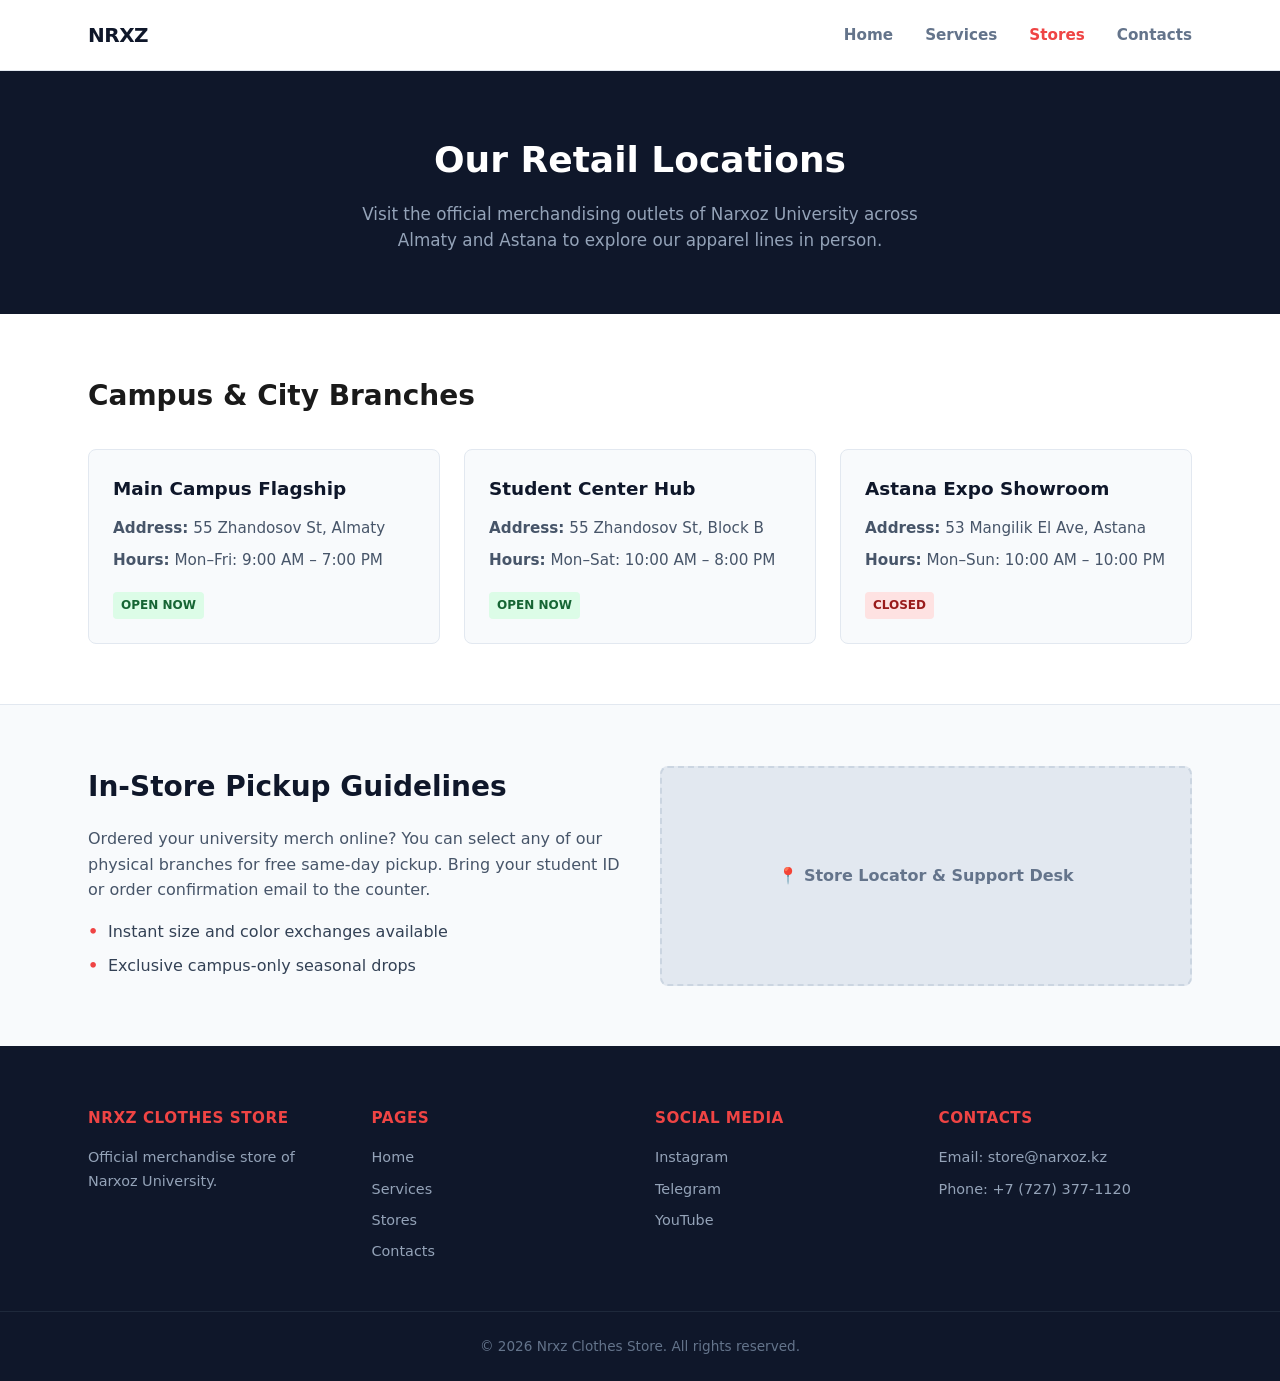
<file: index.html>
<!DOCTYPE html>
<html lang="en">
<head>
    <meta charset="UTF-8">
    <meta name="viewport" content="width=device-width, initial-scale=1.0">
    <title>Stores - Nrxz Clothes Store</title>
    <link rel="stylesheet" href="styles.css">
</head>
<body>

    <!-- HEADER -->
    <header class="site-header">
        <div class="site-header__inner">
            <a href="index.html" class="logo">NRXZ</a>
            
            <!-- Навигационное меню -->
            <nav aria-label="Main" class="nav-menu" id="navMenu">
                <ul>
                    <li><a href="index.html">Home</a></li>
                    <li><a href="services.html">Services</a></li>
                    <li><a href="stores.html" class="active">Stores</a></li>
                    <li><a href="contacts.html">Contacts</a></li>
                </ul>
            </nav>

            <!-- Кнопка бургер-меню для мобильных устройств -->
            <button class="burger-menu" id="burgerBtn" aria-label="Toggle menu">
                <span></span>
                <span></span>
                <span></span>
            </button>
        </div>
    </header>

    <!-- MAIN CONTENT -->
    <main>
        <!-- Секция 1 -->
        <section class="store-intro-section">
            <div class="container">
                <h2>Our Retail Locations</h2>
                <p>Visit the official merchandising outlets of Narxoz University across Almaty and Astana to explore our apparel lines in person.</p>
            </div>
        </section>

        <!-- Секция 2 -->
        <section class="store-branches-section">
            <div class="container">
                <h3>Campus & City Branches</h3>
                
                <div class="branches-grid">
                    <article class="branch-card">
                        <header>
                            <h4>Main Campus Flagship</h4>
                        </header>
                        <div class="branch-card__body">
                            <p><strong>Address:</strong> 55 Zhandosov St, Almaty</p>
                            <p><strong>Hours:</strong> Mon–Fri: 9:00 AM – 7:00 PM</p>
                            <span class="status-badge open">Open Now</span>
                        </div>
                    </article>

                    <article class="branch-card">
                        <header>
                            <h4>Student Center Hub</h4>
                        </header>
                        <div class="branch-card__body">
                            <p><strong>Address:</strong> 55 Zhandosov St, Block B</p>
                            <p><strong>Hours:</strong> Mon–Sat: 10:00 AM – 8:00 PM</p>
                            <span class="status-badge open">Open Now</span>
                        </div>
                    </article>

                    <article class="branch-card">
                        <header>
                            <h4>Astana Expo Showroom</h4>
                        </header>
                        <div class="branch-card__body">
                            <p><strong>Address:</strong> 53 Mangilik El Ave, Astana</p>
                            <p><strong>Hours:</strong> Mon–Sun: 10:00 AM – 10:00 PM</p>
                            <span class="status-badge closed">Closed</span>
                        </div>
                    </article>
                </div>
            </div>
        </section>

        <!-- Секция 3 -->
        <section class="pickup-info-section">
            <div class="container pickup-split">
                <div class="pickup-text-block">
                    <h3>In-Store Pickup Guidelines</h3>
                    <p>Ordered your university merch online? You can select any of our physical branches for free same-day pickup. Bring your student ID or order confirmation email to the counter.</p>
                    <ul>
                        <li>Instant size and color exchanges available</li>
                        <li>Exclusive campus-only seasonal drops</li>
                    </ul>
                </div>
                <div class="pickup-visual-block">
                    <div class="visual-box">
                        <p>📍 Store Locator & Support Desk</p>
                    </div>
                </div>
            </div>
        </section>
    </main>

    <!-- FOOTER -->
    <footer class="site-footer">
        <div class="container footer-grid">
            <div class="footer-col">
                <h5>Nrxz Clothes Store</h5>
                <p>Official merchandise store of Narxoz University.</p>
            </div>
            <div class="footer-col">
                <h5>Pages</h5>
                <ul>
                    <li><a href="index.html">Home</a></li>
                    <li><a href="services.html">Services</a></li>
                    <li><a href="stores.html">Stores</a></li>
                    <li><a href="contacts.html">Contacts</a></li>
                </ul>
            </div>
            <div class="footer-col">
                <h5>Social Media</h5>
                <ul>
                    <li><a href="#">Instagram</a></li>
                    <li><a href="#">Telegram</a></li>
                    <li><a href="#">YouTube</a></li>
                </ul>
            </div>
            <div class="footer-col">
                <h5>Contacts</h5>
                <p>Email: store@narxoz.kz</p>
                <p>Phone: +7 (727) 377-1120</p>
            </div>
        </div>
        <div class="footer-bottom">
            <p>&copy; 2026 Nrxz Clothes Store. All rights reserved.</p>
        </div>
    </footer>

    <!-- Простой JS для открытия мобильного меню -->
    <script>
        const burgerBtn = document.getElementById('burgerBtn');
        const navMenu = document.getElementById('navMenu');

        burgerBtn.addEventListener('click', () => {
            navMenu.classList.toggle('active');
        });
    </script>
</body>
</html>
</file>
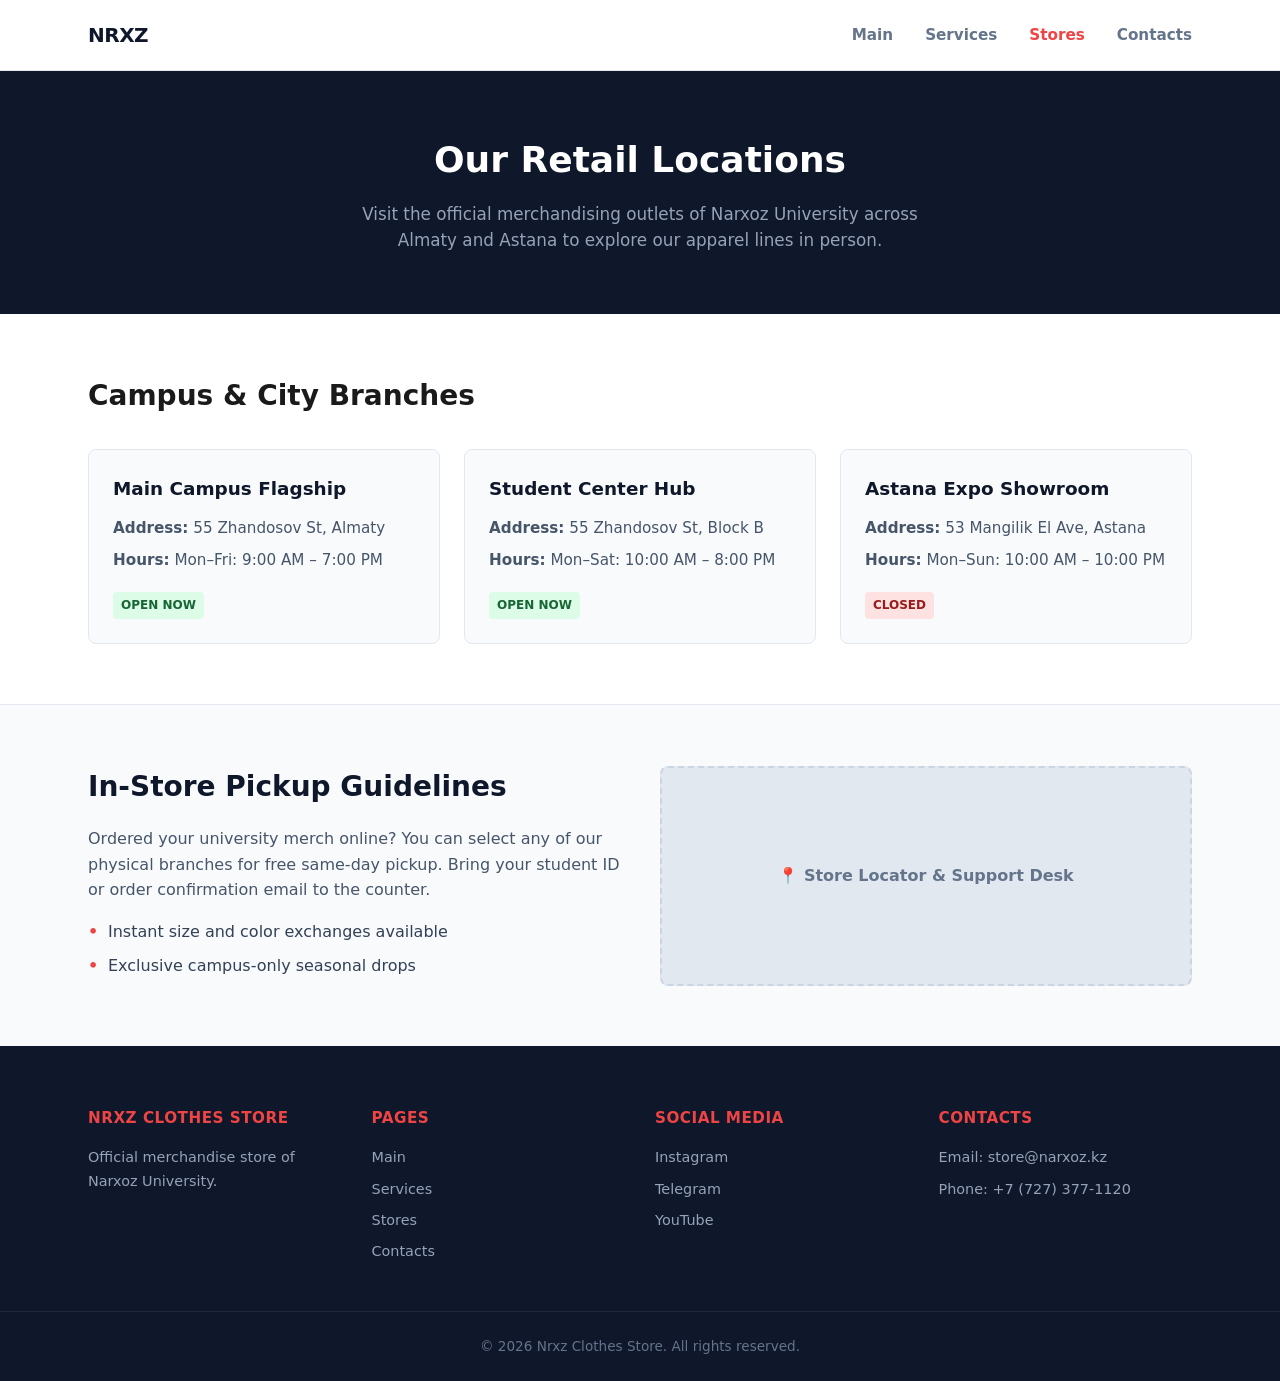
<file: msite.html>
<!DOCTYPE html>
<html lang="en">
<head>
    <meta charset="UTF-8">
    <meta name="viewport" content="width=device-width, initial-scale=1.0">
    <title>Stores - Nrxz Clothes Store</title>
    <link rel="stylesheet" href="styles.css">
</head>
<body>

    <!-- HEADER: Consistent across all pages -->
    <header class="site-header">
        <div class="site-header__inner">
            <a href="index.html" class="logo">NRXZ</a>
            
            <!-- Navigation menu with current page highlighted -->
            <nav aria-label="Main" class="nav-menu">
                <ul>
                    <li><a href="index.html">Main</a></li>
                    <li><a href="services.html">Services</a></li>
                    <li><a href="stores.html" class="active">Stores</a></li>
                    <li><a href="contacts.html">Contacts</a></li>
                </ul>
            </nav>

            <!-- Burger menu toggle for mobile devices -->
            <button class="burger-menu" aria-label="Toggle menu">
                <span></span>
                <span></span>
                <span></span>
            </button>
        </div>
    </header>

    <!-- MAIN CONTENT: Unique content of THIS page -->
    <main>
        
        <!-- SECTION 1: Centered Intro Layout (Unique structure 1) -->
        <section class="store-intro-section">
            <div class="container">
                <h2>Our Retail Locations</h2>
                <p>Visit the official merchandising outlets of Narxoz University across Almaty and Astana to explore our apparel lines in person.</p>
            </div>
        </section>

        <!-- SECTION 2: Multi-Column Card Grid Layout (Unique structure 2) -->
        <section class="store-branches-section">
            <div class="container">
                <h3>Campus & City Branches</h3>
                
                <div class="branches-grid">
                    <article class="branch-card">
                        <header>
                            <h4>Main Campus Flagship</h4>
                        </header>
                        <div class="branch-card__body">
                            <p><strong>Address:</strong> 55 Zhandosov St, Almaty</p>
                            <p><strong>Hours:</strong> Mon–Fri: 9:00 AM – 7:00 PM</p>
                            <span class="status-badge open">Open Now</span>
                        </div>
                    </article>

                    <article class="branch-card">
                        <header>
                            <h4>Student Center Hub</h4>
                        </header>
                        <div class="branch-card__body">
                            <p><strong>Address:</strong> 55 Zhandosov St, Block B</p>
                            <p><strong>Hours:</strong> Mon–Sat: 10:00 AM – 8:00 PM</p>
                            <span class="status-badge open">Open Now</span>
                        </div>
                    </article>

                    <article class="branch-card">
                        <header>
                            <h4>Astana Expo Showroom</h4>
                        </header>
                        <div class="branch-card__body">
                            <p><strong>Address:</strong> 53 Mangilik El Ave, Astana</p>
                            <p><strong>Hours:</strong> Mon–Sun: 10:00 AM – 10:00 PM</p>
                            <span class="status-badge closed">Closed</span>
                        </div>
                    </article>
                </div>
            </div>
        </section>

        <!-- SECTION 3: Split Row / Asymmetric Layout (Unique structure 3) -->
        <section class="pickup-info-section">
            <div class="container pickup-split">
                <div class="pickup-text-block">
                    <h3>In-Store Pickup Guidelines</h3>
                    <p>Ordered your university merch online? You can select any of our physical branches for free same-day pickup. Bring your student ID or order confirmation email to the counter.</p>
                    <ul>
                        <li>Instant size and color exchanges available</li>
                        <li>Exclusive campus-only seasonal drops</li>
                    </ul>
                </div>
                <div class="pickup-visual-block">
                    <div class="visual-box">
                        <p>📍 Store Locator & Support Desk</p>
                    </div>
                </div>
            </div>
        </section>

    </main>

    <!-- FOOTER: Consistent across all pages, multi-column on desktop, single column on mobile -->
    <footer class="site-footer">
        <div class="container footer-grid">
            <div class="footer-col">
                <h5>Nrxz Clothes Store</h5>
                <p>Official merchandise store of Narxoz University.</p>
            </div>
            <div class="footer-col">
                <h5>Pages</h5>
                <ul>
                    <li><a href="index.html">Main</a></li>
                    <li><a href="services.html">Services</a></li>
                    <li><a href="stores.html">Stores</a></li>
                    <li><a href="contacts.html">Contacts</a></li>
                </ul>
            </div>
            <div class="footer-col">
                <h5>Social Media</h5>
                <ul>
                    <li><a href="#">Instagram</a></li>
                    <li><a href="#">Telegram</a></li>
                    <li><a href="#">YouTube</a></li>
                </ul>
            </div>
            <div class="footer-col">
                <h5>Contacts</h5>
                <p>Email: store@narxoz.kz</p>
                <p>Phone: +7 (727) 377-1120</p>
            </div>
        </div>
        <div class="footer-bottom">
            <p>&copy; 2026 Nrxz Clothes Store. All rights reserved.</p>
        </div>
    </footer>

</body>
</html>
</file>
<file: styles.css>
/* ==========================================
   1. GLOBAL RESET & BOX MODEL
   ================================---------- */
*,
*::before,
*::after {
    box-sizing: border-box;
    margin: 0;
    padding: 0;
}

body {
    font-family: system-ui, -apple-system, BlinkMacSystemFont, "Segoe UI", Roboto, sans-serif;
    color: #1a1a1a;
    background-color: #f4f5f7;
    line-height: 1.6;
}

.container {
    max-width: 1152px;
    margin: 0 auto;
    padding: 0 24px;
}

a {
    text-decoration: none;
    color: inherit;
}

ul {
    list-style: none;
}

/* ==========================================
   2. HEADER & NAVIGATION (Consistent)
   ================================---------- */
.site-header {
    background-color: #ffffff;
    border-bottom: 1px solid #e2e8f0;
    position: sticky;
    top: 0;
    z-index: 100;
}

.site-header__inner {
    display: flex;
    justify-content: space-between;
    align-items: center;
    height: 70px;
    max-width: 1152px;
    margin: 0 auto;
    padding: 0 24px;
}

.logo {
    font-size: 1.25rem;
    font-weight: 800;
    letter-spacing: -0.5px;
    color: #0f172a;
}

.nav-menu ul {
    display: flex;
    gap: 32px;
}

.nav-menu a {
    font-weight: 600;
    font-size: 0.95rem;
    color: #64748b;
    transition: color 0.2s;
}

.nav-menu a:hover,
.nav-menu a.active {
    color: #ef4444;
}

.burger-menu {
    display: none;
    background: none;
    border: none;
    cursor: pointer;
    flex-direction: column;
    gap: 5px;
    z-index: 101;
}

.burger-menu span {
    display: block;
    width: 24px;
    height: 2px;
    background-color: #0f172a;
    transition: 0.3s;
}

/* ==========================================
   3. STORES PAGE - UNIQUE SECTIONS
   ================================---------- */

.store-intro-section {
    background-color: #0f172a;
    color: #ffffff;
    padding: 60px 0;
    text-align: center;
}

.store-intro-section h2 {
    font-size: 2.25rem;
    font-weight: 800;
    margin-bottom: 12px;
}

.store-intro-section p {
    color: #94a3b8;
    max-width: 600px;
    margin: 0 auto;
    font-size: 1.05rem;
}

.store-branches-section {
    padding: 60px 0;
    background-color: #ffffff;
}

.store-branches-section h3 {
    font-size: 1.75rem;
    font-weight: 700;
    margin-bottom: 30px;
}

.branches-grid {
    display: flex;
    gap: 24px;
}

.branch-card {
    flex: 1;
    background-color: #f8fafc;
    border: 1px solid #e2e8f0;
    border-radius: 8px;
    padding: 24px;
    display: flex;
    flex-direction: column;
    justify-content: space-between;
}

.branch-card header h4 {
    font-size: 1.15rem;
    font-weight: 700;
    margin-bottom: 12px;
    color: #0f172a;
}

.branch-card__body p {
    font-size: 0.95rem;
    color: #475569;
    margin-bottom: 8px;
}

.status-badge {
    display: inline-block;
    margin-top: 12px;
    font-size: 0.75rem;
    font-weight: 700;
    text-transform: uppercase;
    padding: 4px 8px;
    border-radius: 4px;
}

.status-badge.open {
    background-color: #dcfce7;
    color: #166534;
}

.status-badge.closed {
    background-color: #fee2e2;
    color: #991b1b;
}

.pickup-info-section {
    padding: 60px 0;
    background-color: #f8fafc;
    border-top: 1px solid #e2e8f0;
}

.pickup-split {
    display: flex;
    align-items: center;
    gap: 40px;
}

.pickup-text-block {
    flex: 1;
}

.pickup-text-block h3 {
    font-size: 1.75rem;
    font-weight: 700;
    margin-bottom: 16px;
    color: #0f172a;
}

.pickup-text-block p {
    color: #475569;
    margin-bottom: 16px;
}

.pickup-text-block ul li {
    position: relative;
    padding-left: 20px;
    color: #334155;
    margin-bottom: 8px;
}

.pickup-text-block ul li::before {
    content: "•";
    position: absolute;
    left: 0;
    color: #ef4444;
    font-weight: bold;
}

.pickup-visual-block {
    flex: 1;
}

.visual-box {
    background-color: #e2e8f0;
    border: 2px dashed #cbd5e1;
    height: 220px;
    border-radius: 8px;
    display: flex;
    align-items: center;
    justify-content: center;
    color: #64748b;
    font-weight: 600;
}

/* ==========================================
   4. FOOTER
   ================================---------- */
.site-footer {
    background-color: #0f172a;
    color: #ffffff;
    padding: 60px 0 24px;
}

.footer-grid {
    display: flex;
    justify-content: space-between;
    gap: 30px;
    margin-bottom: 40px;
}

.footer-col {
    flex: 1;
}

.footer-col h5 {
    font-size: 0.95rem;
    font-weight: 700;
    text-transform: uppercase;
    letter-spacing: 0.5px;
    margin-bottom: 16px;
    color: #ef4444;
}

.footer-col p, 
.footer-col li a {
    color: #94a3b8;
    font-size: 0.9rem;
    margin-bottom: 8px;
    display: block;
}

.footer-col li a:hover {
    color: #ffffff;
}

.footer-bottom {
    text-align: center;
    padding-top: 24px;
    border-top: 1px solid #1e293b;
    color: #64748b;
    font-size: 0.85rem;
}

/* ==========================================
   5. RESPONSIVENESS (Media Queries)
   ================================---------- */

@media (max-width: 1024px) {
    .branches-grid {
        flex-direction: column;
    }
    
    .pickup-split {
        flex-direction: column;
    }

    .footer-grid {
        flex-wrap: wrap;
    }

    .footer-col {
        flex: 45%;
        margin-bottom: 24px;
    }
}

/* Мобильная версия (< 768px) */
@media (max-width: 767px) {
    .burger-menu {
        display: flex; /* Показываем кнопку бургер на мобилках */
    }

    /* Скрываем меню по умолчанию на мобильных устройствах */
    .nav-menu {
        display: none;
        position: absolute;
        top: 70px;
        left: 0;
        width: 100%;
        background-color: #ffffff;
        border-bottom: 1px solid #e2e8f0;
        box-shadow: 0 10px 15px -3px rgba(0, 0, 0, 0.1);
        padding: 20px 24px;
    }

    /* Когда меню открывается (добавляется класс .active через JS) */
    .nav-menu.active {
        display: block;
    }

    .nav-menu ul {
        flex-direction: column;
        gap: 16px;
    }

    .store-intro-section h2 {
        font-size: 1.8rem;
    }

    .footer-grid {
        flex-direction: column;
    }

    .footer-col {
        flex: 100%;
    }
}
</file>
